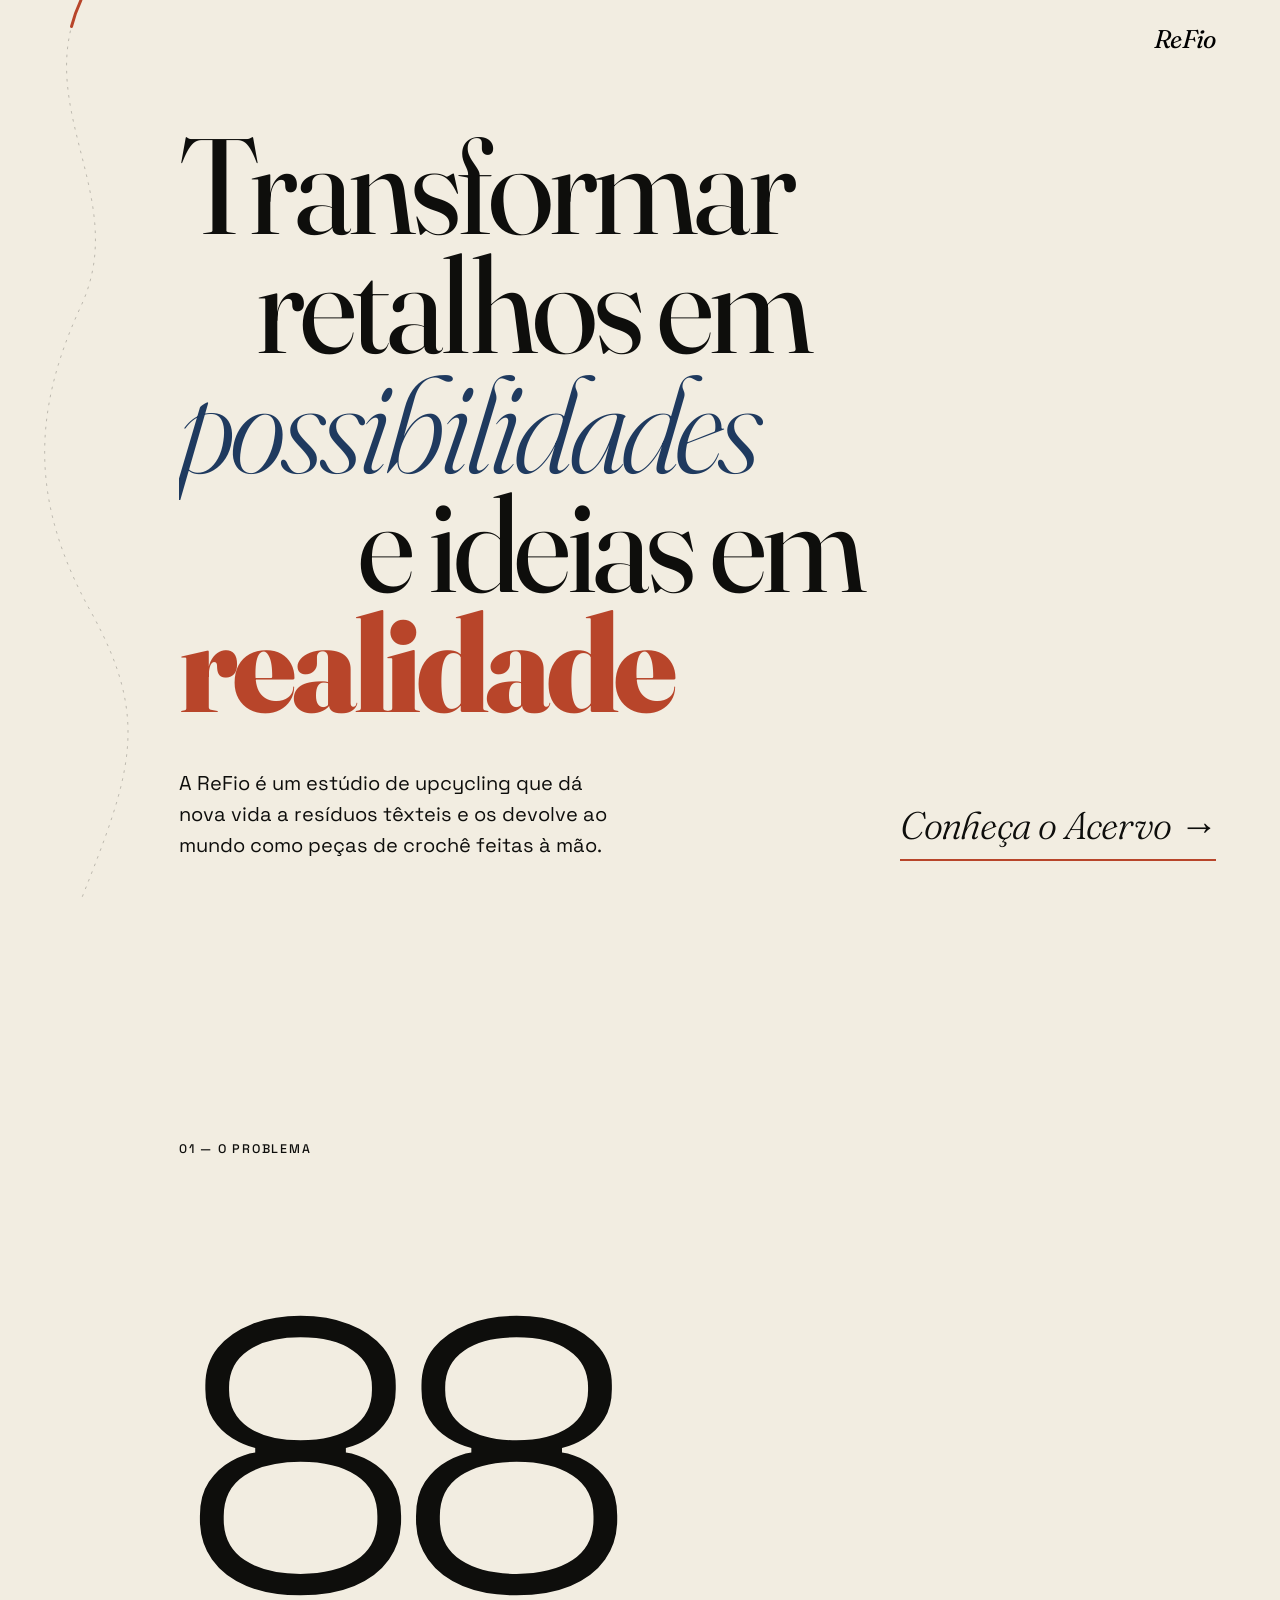
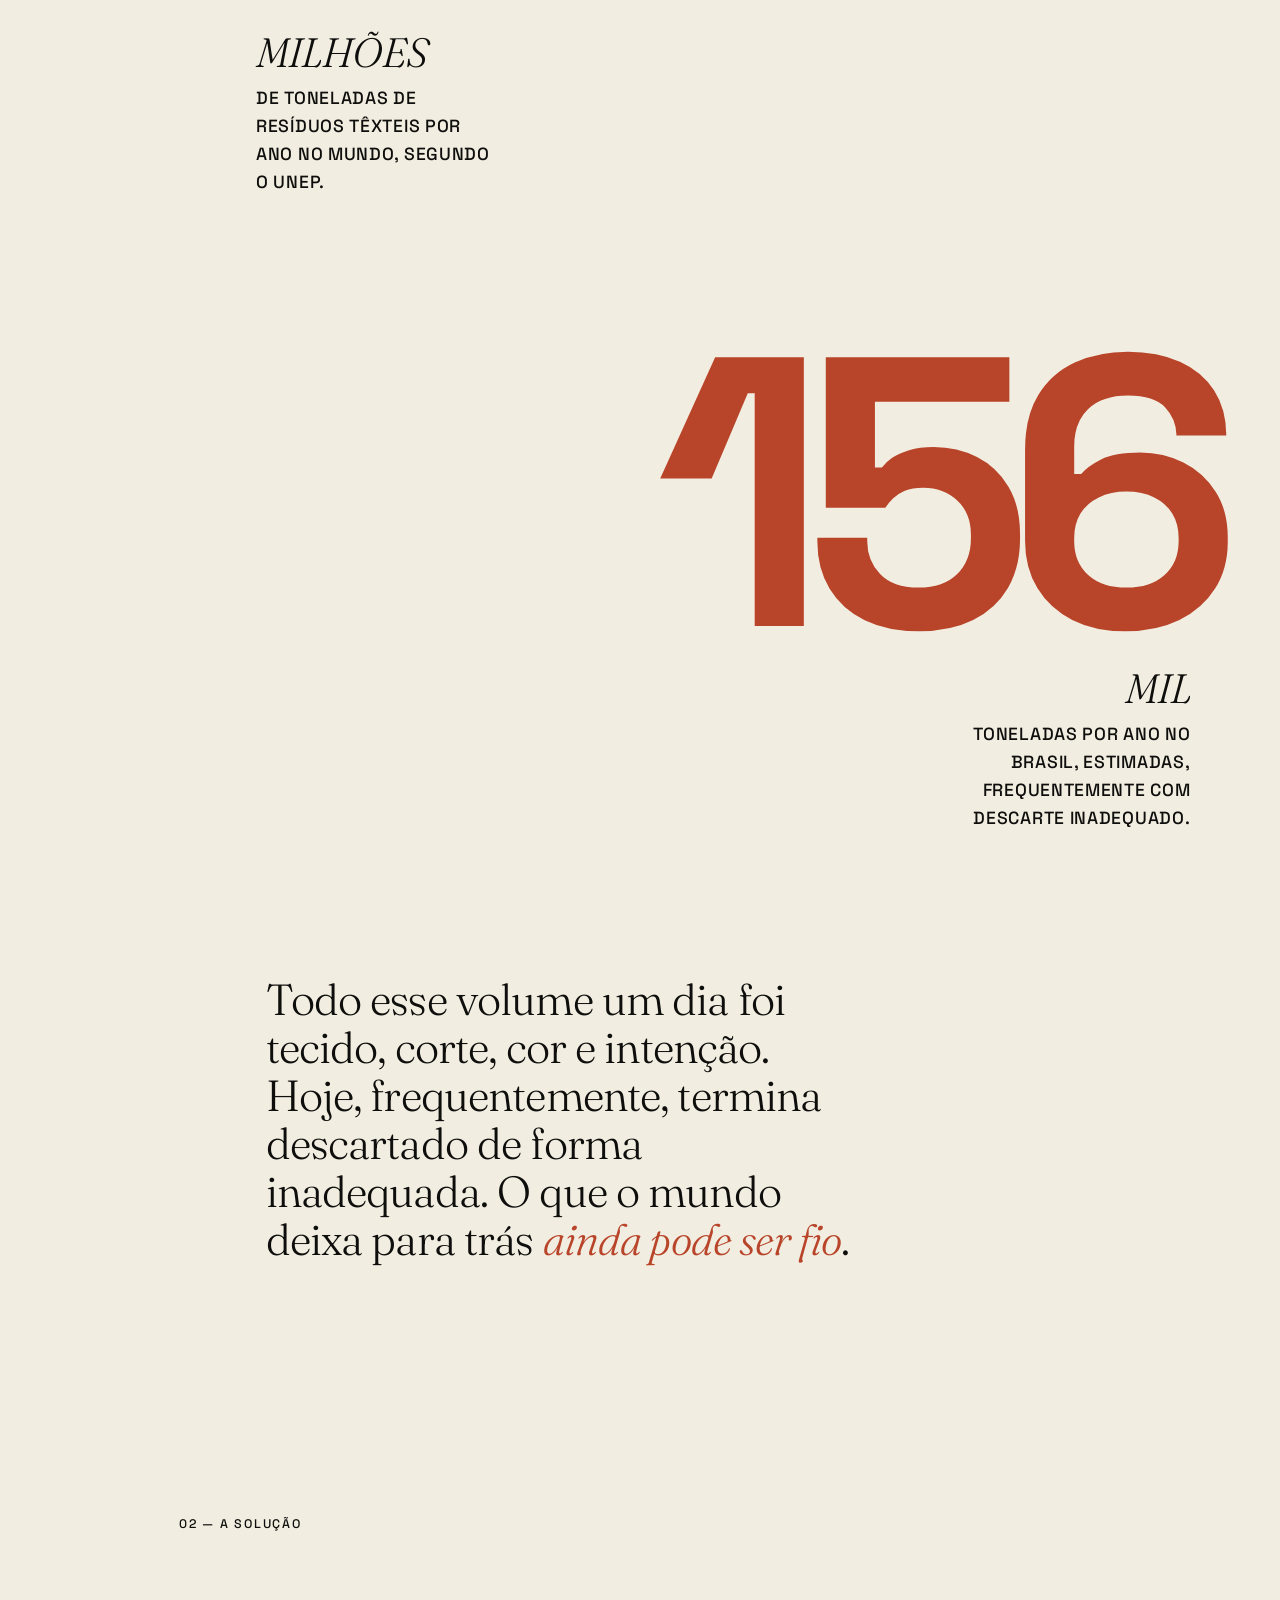
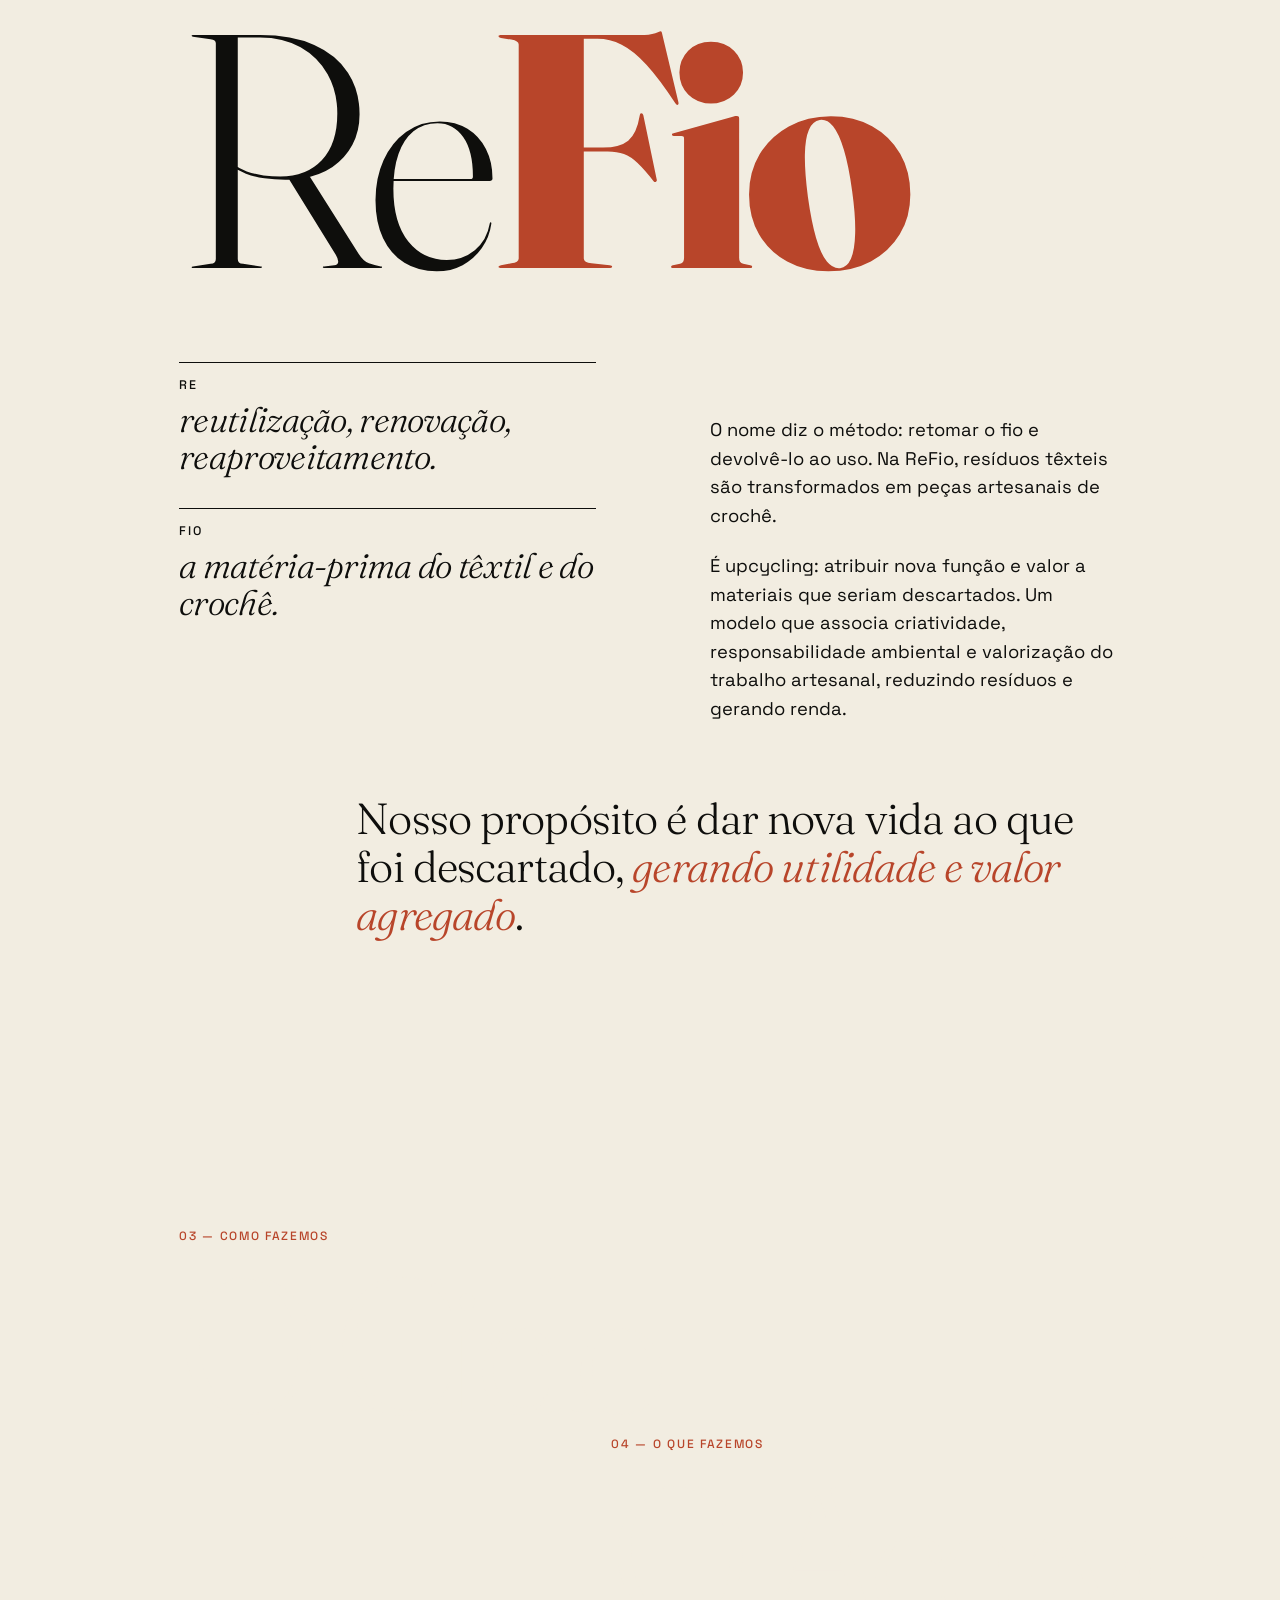
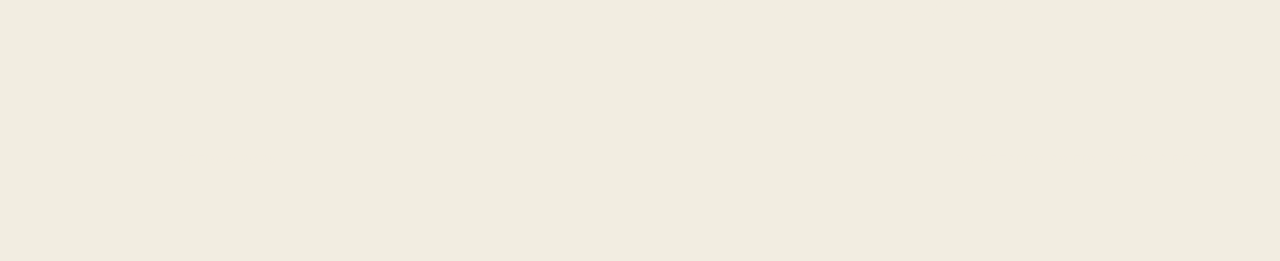
<file: index.html>
<!DOCTYPE html>
<html lang="pt-BR">
<head>
  <meta charset="utf-8">
  <meta name="viewport" content="width=device-width, initial-scale=1">
  <title>ReFio — Manifesto</title>
  <meta name="description" content="ReFio é um estúdio de upcycling que dá nova vida a resíduos têxteis e os devolve como peças artesanais de crochê.">
  <link rel="preconnect" href="https://fonts.googleapis.com">
  <link rel="preconnect" href="https://fonts.gstatic.com" crossorigin>
  <link href="https://fonts.googleapis.com/css2?family=Fraunces:ital,opsz,wght@0,9..144,300..900;1,9..144,300..900&family=Space+Grotesk:wght@300..700&display=swap" rel="stylesheet">
  <link rel="stylesheet" href="style.css">
  <script>document.documentElement.classList.add("js");</script>
</head>
<body class="escuro">

  <a class="marca" href="index.html" aria-label="ReFio — início">ReFio</a>

  <!-- O Fio Contínuo -->
  <svg class="fio" viewBox="0 0 110 1000" preserveAspectRatio="none" aria-hidden="true" focusable="false">
    <path class="fio__guia" d="M55 0 C5 120 105 220 55 340 S5 560 65 680 S105 860 55 1000"/>
    <path class="fio__linha" pathLength="1" d="M55 0 C5 120 105 220 55 340 S5 560 65 680 S105 860 55 1000"/>
  </svg>

  <main>
    <!-- BLOCO 1 · HERO -->
    <section class="hero" aria-labelledby="manifesto">
      <h1 id="manifesto" class="display hero__titulo rv">
        <span class="linha"><span>Transformar</span></span>
        <span class="linha"><span>retalhos em</span></span>
        <span class="linha"><span>possibilidades</span></span>
        <span class="linha"><span>e ideias em</span></span>
        <span class="linha"><span>realidade</span></span>
      </h1>
      <div class="hero__rodape fade">
        <p class="hero__sub">A ReFio é um estúdio de upcycling que dá nova vida a resíduos têxteis e os devolve ao mundo como peças de crochê feitas à mão.</p>
        <a class="cta" href="acervo.html">Conheça o Acervo <span aria-hidden="true">→</span></a>
      </div>
    </section>

    <!-- BLOCO 2 · O PROBLEMA -->
    <section class="problema" id="problema" data-fundo aria-labelledby="problema-titulo">
      <h2 id="problema-titulo" class="tech problema__rotulo fade">01 — O problema</h2>

      <p class="dado dado--a fade" data-contar>
        <span class="dado__num"><span data-alvo="92">92</span></span>
        <span class="dado__texto tech"><b>milhões</b> de toneladas de resíduos têxteis por ano no mundo, segundo o UNEP.</span>
      </p>

      <p class="dado dado--b fade" data-contar>
        <span class="dado__num"><span data-alvo="170">170</span></span>
        <span class="dado__texto tech"><b>mil</b> toneladas por ano no Brasil, estimadas, frequentemente com descarte inadequado.</span>
      </p>

      <p class="problema__fecho fade">
        Todo esse volume um dia foi tecido, corte, cor e intenção. Hoje, frequentemente, termina descartado de forma inadequada. O que o mundo deixa para trás <em>ainda pode ser fio</em>.
      </p>
    </section>

    <!-- BLOCO 2.5 · A SOLUÇÃO -->
    <section class="solucao" aria-labelledby="solucao-titulo">
      <h2 id="solucao-titulo" class="tech solucao__rotulo fade">02 — A solução</h2>

      <p class="display solucao__nome rv" aria-label="ReFio">
        <span class="linha"><span>Re<em>Fio</em></span></span>
      </p>

      <dl class="solucao__sig">
        <div class="fade">
          <dt class="tech">Re</dt>
          <dd><b>reutilização, renovação, reaproveitamento.</b></dd>
        </div>
        <div class="fade" style="--i:1">
          <dt class="tech">Fio</dt>
          <dd><b>a matéria-prima do têxtil e do crochê.</b></dd>
        </div>
      </dl>

      <div class="solucao__texto fade">
        <p class="corpo">O nome diz o método: retomar o fio e devolvê-lo ao uso. Na ReFio, resíduos têxteis são transformados em peças artesanais de crochê.</p>
        <p class="corpo">É upcycling: atribuir nova função e valor a materiais que seriam descartados. Um modelo que associa criatividade, responsabilidade ambiental e valorização do trabalho artesanal, reduzindo resíduos e gerando renda.</p>
      </div>

      <p class="solucao__pull fade">Nosso propósito é dar nova vida ao que foi descartado, <em>gerando utilidade e valor agregado</em>.</p>
    </section>

    <!-- BLOCO 3 · NAVEGAÇÃO -->
    <footer class="rodape-nav">
      <nav aria-label="Principal">
        <ul>
          <li><a class="link-gigante" href="processo.html"><small>03 — Como fazemos</small>O Ciclo</a></li>
          <li><a class="link-gigante" href="acervo.html"><small>04 — O que fazemos</small>O Acervo</a></li>
        </ul>
      </nav>
      <div class="rodape-nav__fim tech">
        <span>ReFio © 2026</span>
        <span>Do retalho ao fio. Do fio à peça.</span>
      </div>
    </footer>
  </main>

  <script src="script.js"></script>
</body>
</html>
</file>
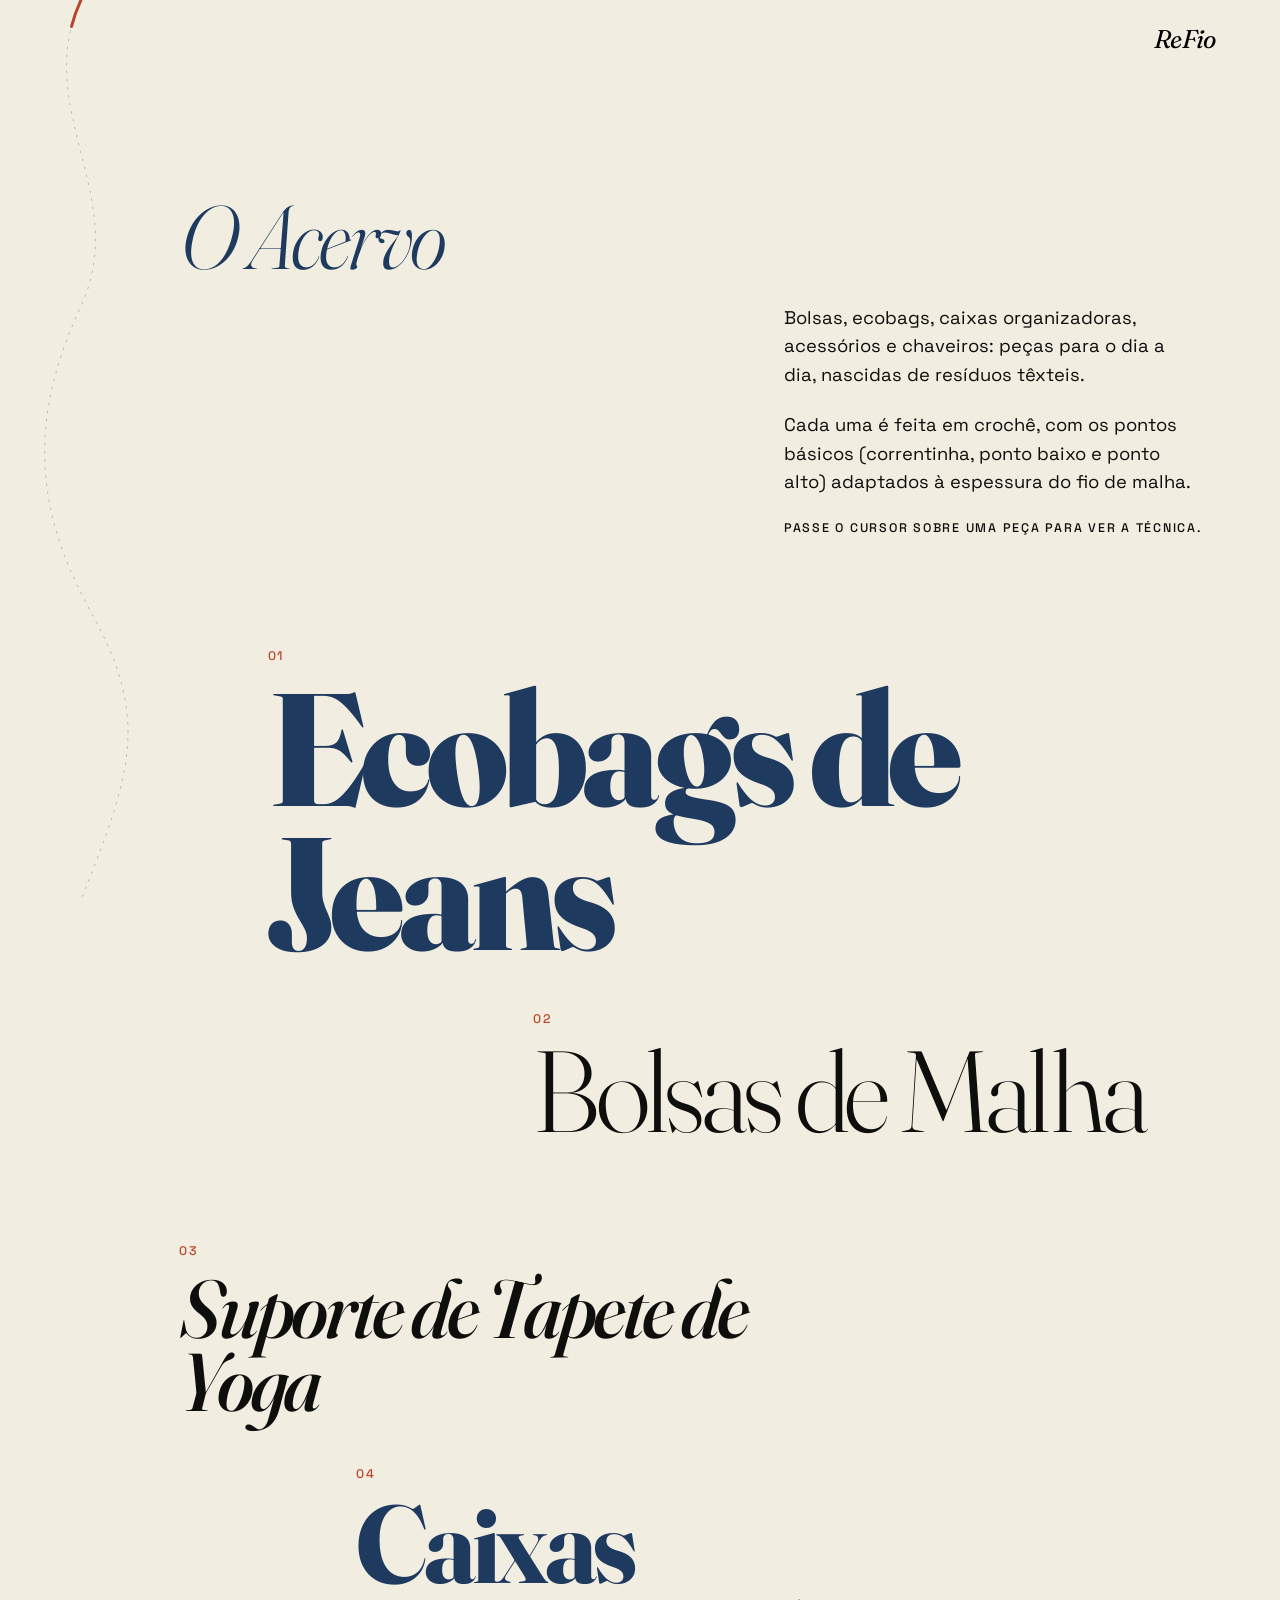
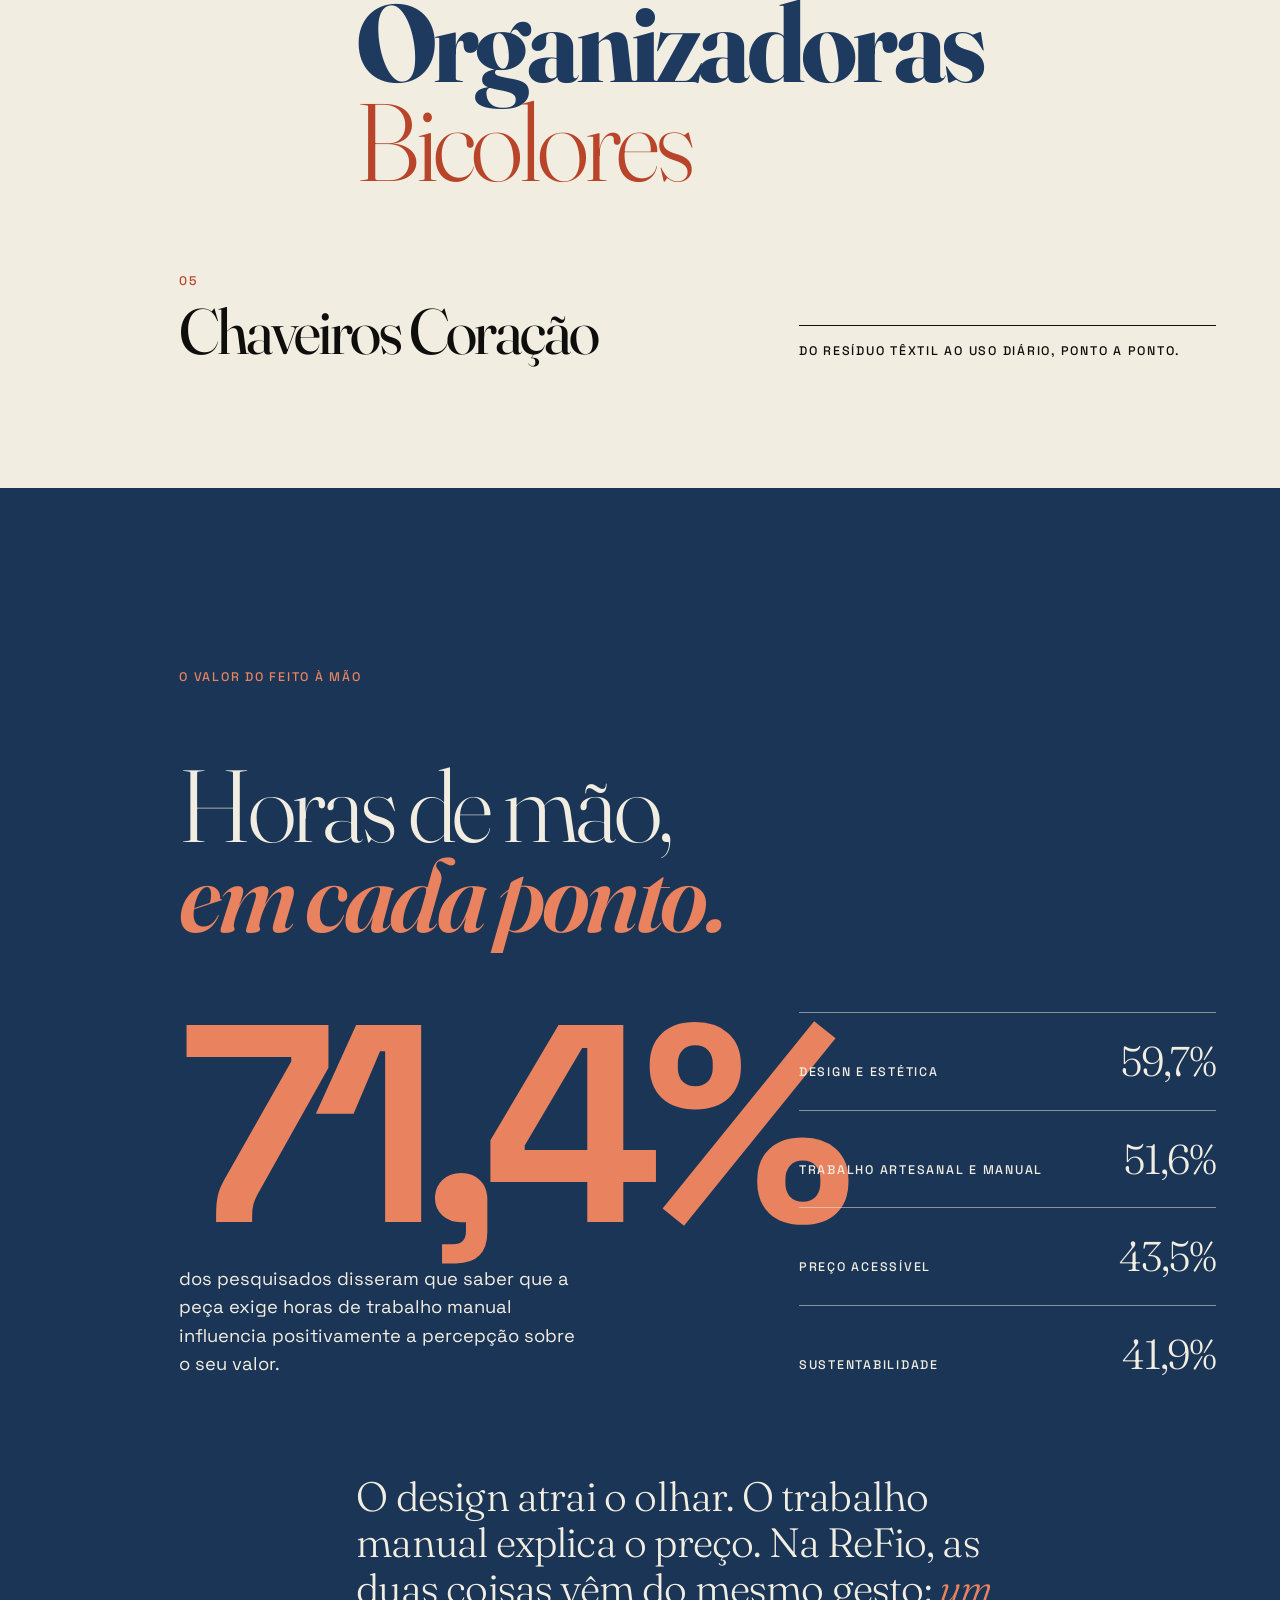
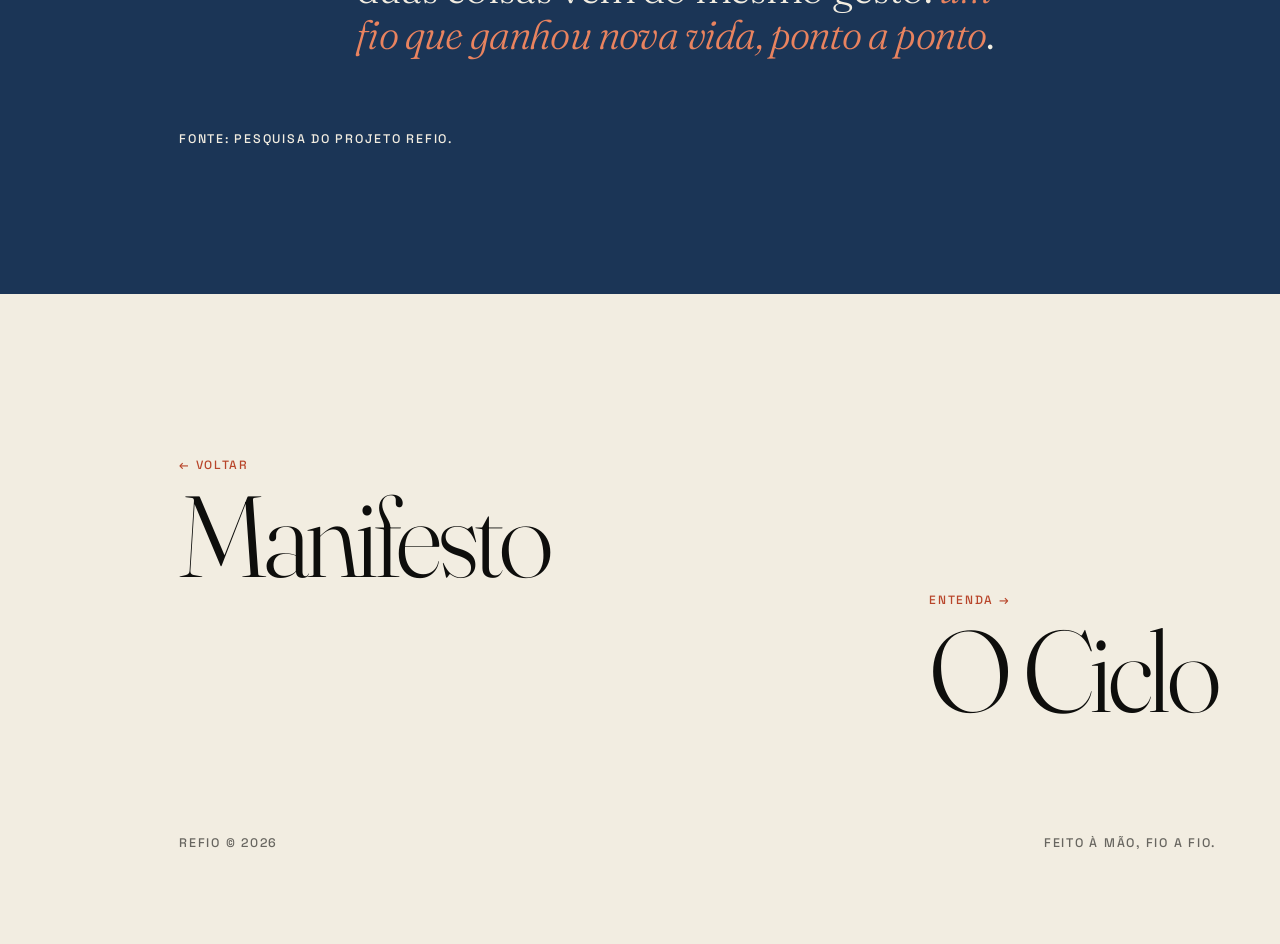
<file: acervo.html>
<!DOCTYPE html>
<html lang="pt-BR">
<head>
  <meta charset="utf-8">
  <meta name="viewport" content="width=device-width, initial-scale=1">
  <title>ReFio — O Acervo</title>
  <meta name="description" content="Bolsas, ecobags, caixas organizadoras, acessórios e chaveiros em crochê de fio de malha, feitos à mão a partir de resíduos têxteis.">
  <link rel="preconnect" href="https://fonts.googleapis.com">
  <link rel="preconnect" href="https://fonts.gstatic.com" crossorigin>
  <link href="https://fonts.googleapis.com/css2?family=Fraunces:ital,opsz,wght@0,9..144,300..900;1,9..144,300..900&family=Space+Grotesk:wght@300..700&display=swap" rel="stylesheet">
  <link rel="stylesheet" href="style.css">
  <script>document.documentElement.classList.add("js");</script>
</head>
<body class="acervo">

  <a class="marca" href="index.html" aria-label="ReFio — início">ReFio</a>

  <svg class="fio" viewBox="0 0 110 1000" preserveAspectRatio="none" aria-hidden="true" focusable="false">
    <path class="fio__guia" d="M55 0 C5 120 105 220 55 340 S5 560 65 680 S105 860 55 1000"/>
    <path class="fio__linha" pathLength="1" d="M55 0 C5 120 105 220 55 340 S5 560 65 680 S105 860 55 1000"/>
  </svg>

  <main>
    <header class="acervo-intro">
      <h1 class="display acervo-intro__titulo rv">
        <span class="linha"><span>O Acervo</span></span>
      </h1>
      <div class="acervo-intro__texto fade">
        <p class="corpo">Bolsas, ecobags, caixas organizadoras, acessórios e chaveiros: peças para o dia a dia, nascidas de resíduos têxteis.</p>
        <p class="corpo">Cada uma é feita em crochê, com os pontos básicos (correntinha, ponto baixo e ponto alto) adaptados à espessura do fio de malha.</p>
        <p class="tech" style="margin-top:1.4rem">Passe o cursor sobre uma peça para ver a técnica.</p>
      </div>
    </header>

    <ul class="galeria" aria-label="Peças do acervo">
      <li class="peca peca--1 fade">
        <span class="peca__n tech">01</span>
        <h2 class="peca__nome" tabindex="0" data-tecnica="Técnica: Fio de Malha (Trapilho). Pontos: Correntinha, Baixo, Alto.">Ecobags de Jeans</h2>
      </li>

      <li class="peca peca--2 fade">
        <span class="peca__n tech">02</span>
        <h2 class="peca__nome" tabindex="0" data-tecnica="Técnica: Fio de Malha (Trapilho). Pontos: Correntinha, Baixo, Alto.">Bolsas de Malha</h2>
      </li>

      <li class="peca peca--3 fade">
        <span class="peca__n tech">03</span>
        <h2 class="peca__nome" tabindex="0" data-tecnica="Técnica: Fio de Malha (Trapilho). Pontos: Correntinha, Baixo, Alto.">Suporte de Tapete de Yoga</h2>
      </li>

      <li class="peca peca--4 fade">
        <span class="peca__n tech">04</span>
        <h2 class="peca__nome" tabindex="0" data-tecnica="Técnica: Fio de Malha (Trapilho). Pontos: Correntinha, Baixo, Alto."><span>Caixas Organizadoras</span> <span>Bicolores</span></h2>
      </li>

      <li class="peca peca--5 fade">
        <span class="peca__n tech">05</span>
        <h2 class="peca__nome" tabindex="0" data-tecnica="Técnica: Fio de Malha (Trapilho). Pontos: Correntinha, Baixo, Alto.">Chaveiros Coração</h2>
      </li>

      <li class="acervo-nota tech fade">Do resíduo têxtil ao uso diário, ponto a ponto.</li>
    </ul>

    <!-- O VALOR DO FEITO À MÃO -->
    <section class="valor" aria-labelledby="valor-titulo">
      <h2 id="valor-titulo" class="tech valor__rotulo fade">O valor do feito à mão</h2>

      <p class="display valor__titulo rv" aria-hidden="true">
        <span class="linha"><span>Horas de mão,</span></span>
        <span class="linha"><span><em>em cada ponto.</em></span></span>
      </p>

      <div class="valor__destaque fade" data-contar>
        <span class="valor__num"><span data-alvo="84">84</span>,4%</span>
        <p class="corpo">dos pesquisados disseram que saber que a peça exige horas de trabalho manual influencia positivamente a percepção sobre o seu valor.</p>
      </div>

      <ul class="valor__fatores" aria-label="O que motiva a compra, segundo a pesquisa">
        <li class="fade"><span class="tech">Design e estética</span><b>59,7%</b></li>
        <li class="fade" style="--i:1"><span class="tech">Trabalho artesanal e manual</span><b>51,6%</b></li>
        <li class="fade" style="--i:2"><span class="tech">Preço acessível</span><b>43,5%</b></li>
        <li class="fade" style="--i:3"><span class="tech">Sustentabilidade</span><b>41,9%</b></li>
      </ul>

      <p class="valor__texto fade">O design atrai o olhar. O trabalho manual explica o preço. Na ReFio, as duas coisas vêm do mesmo gesto: <em>um fio que ganhou nova vida, ponto a ponto</em>.</p>

      <p class="valor__fonte tech fade">Fonte: pesquisa do projeto ReFio.</p>
    </section>

    <footer class="rodape-nav">
      <nav aria-label="Outras páginas">
        <ul>
          <li><a class="link-gigante" href="index.html"><small>← Voltar</small>Manifesto</a></li>
          <li><a class="link-gigante" href="processo.html"><small>Entenda →</small>O Ciclo</a></li>
        </ul>
      </nav>
      <div class="rodape-nav__fim tech">
        <span>ReFio © 2026</span>
        <span>Feito à mão, fio a fio.</span>
      </div>
    </footer>
  </main>

  <div class="tip" id="tip" role="tooltip" aria-hidden="true">
    <b>Feito à mão</b>
    <span></span>
  </div>

  <script src="script.js"></script>
</body>
</html>
</file>
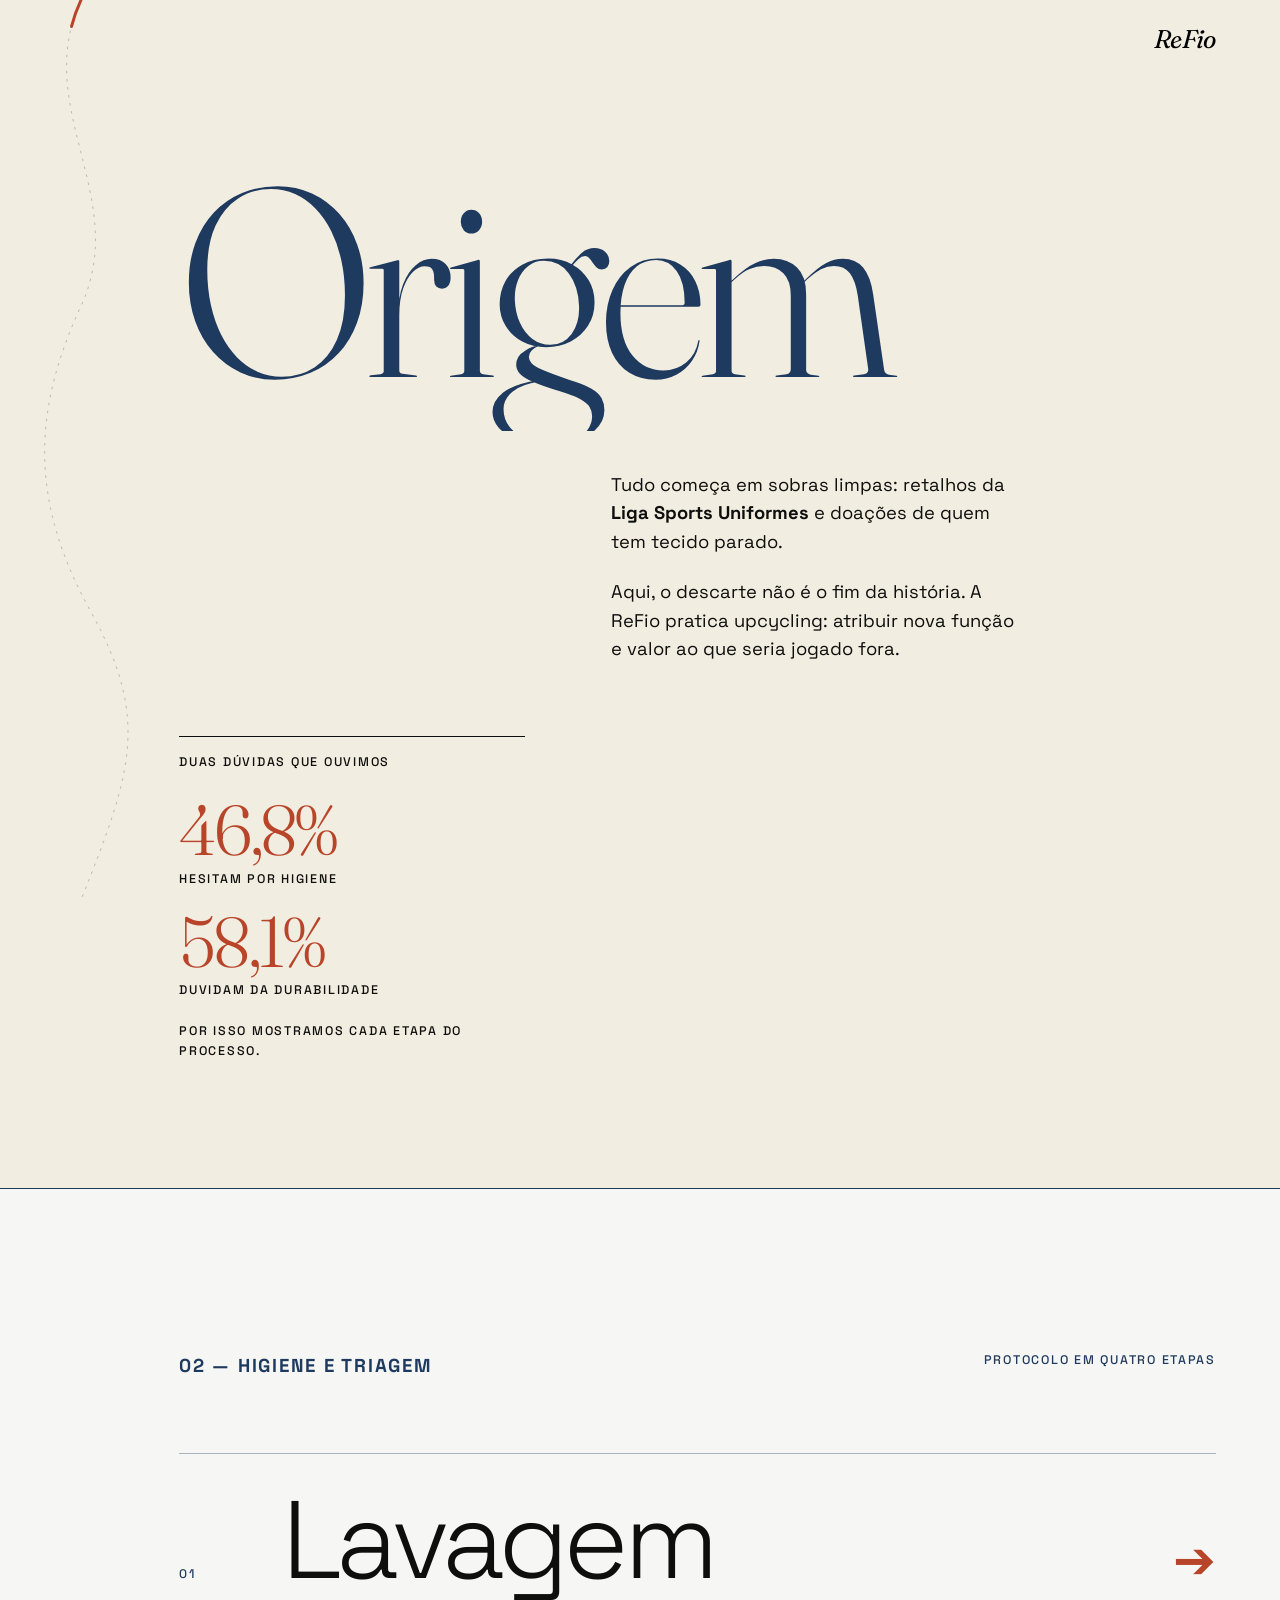
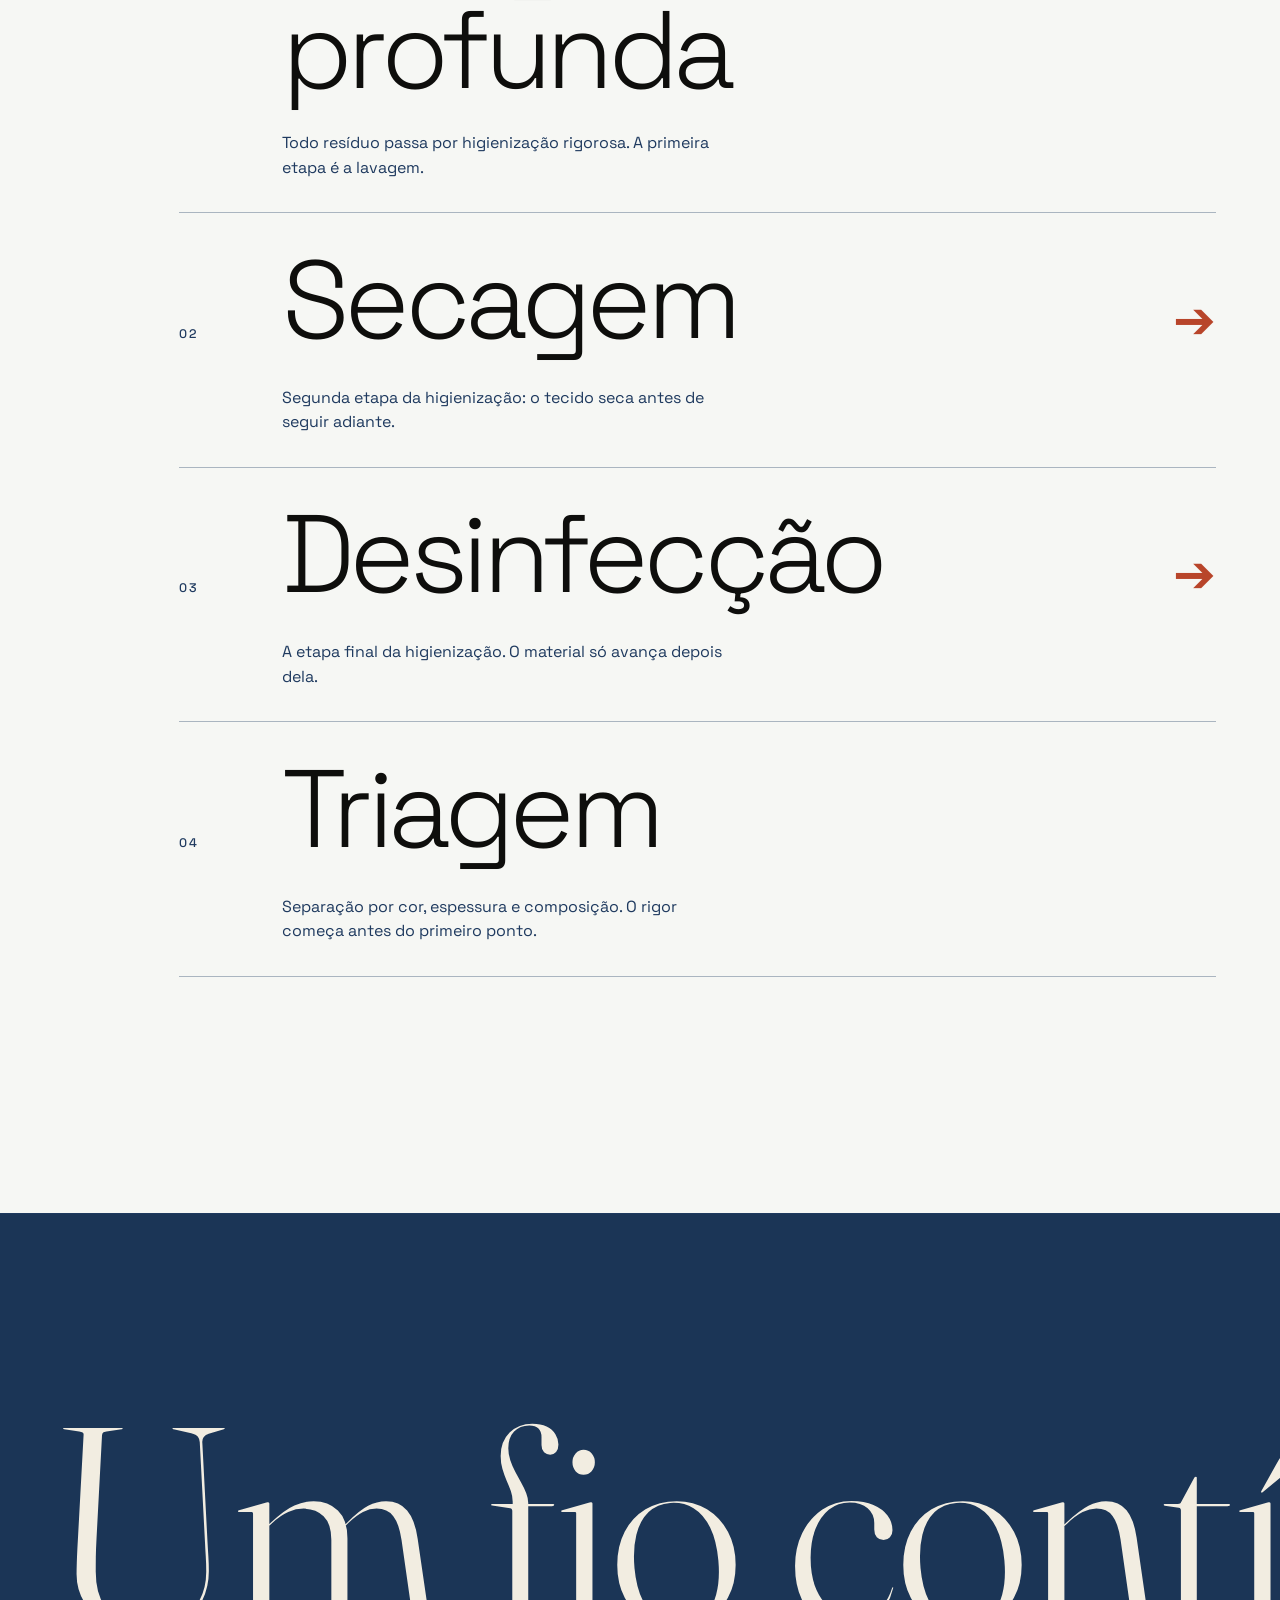
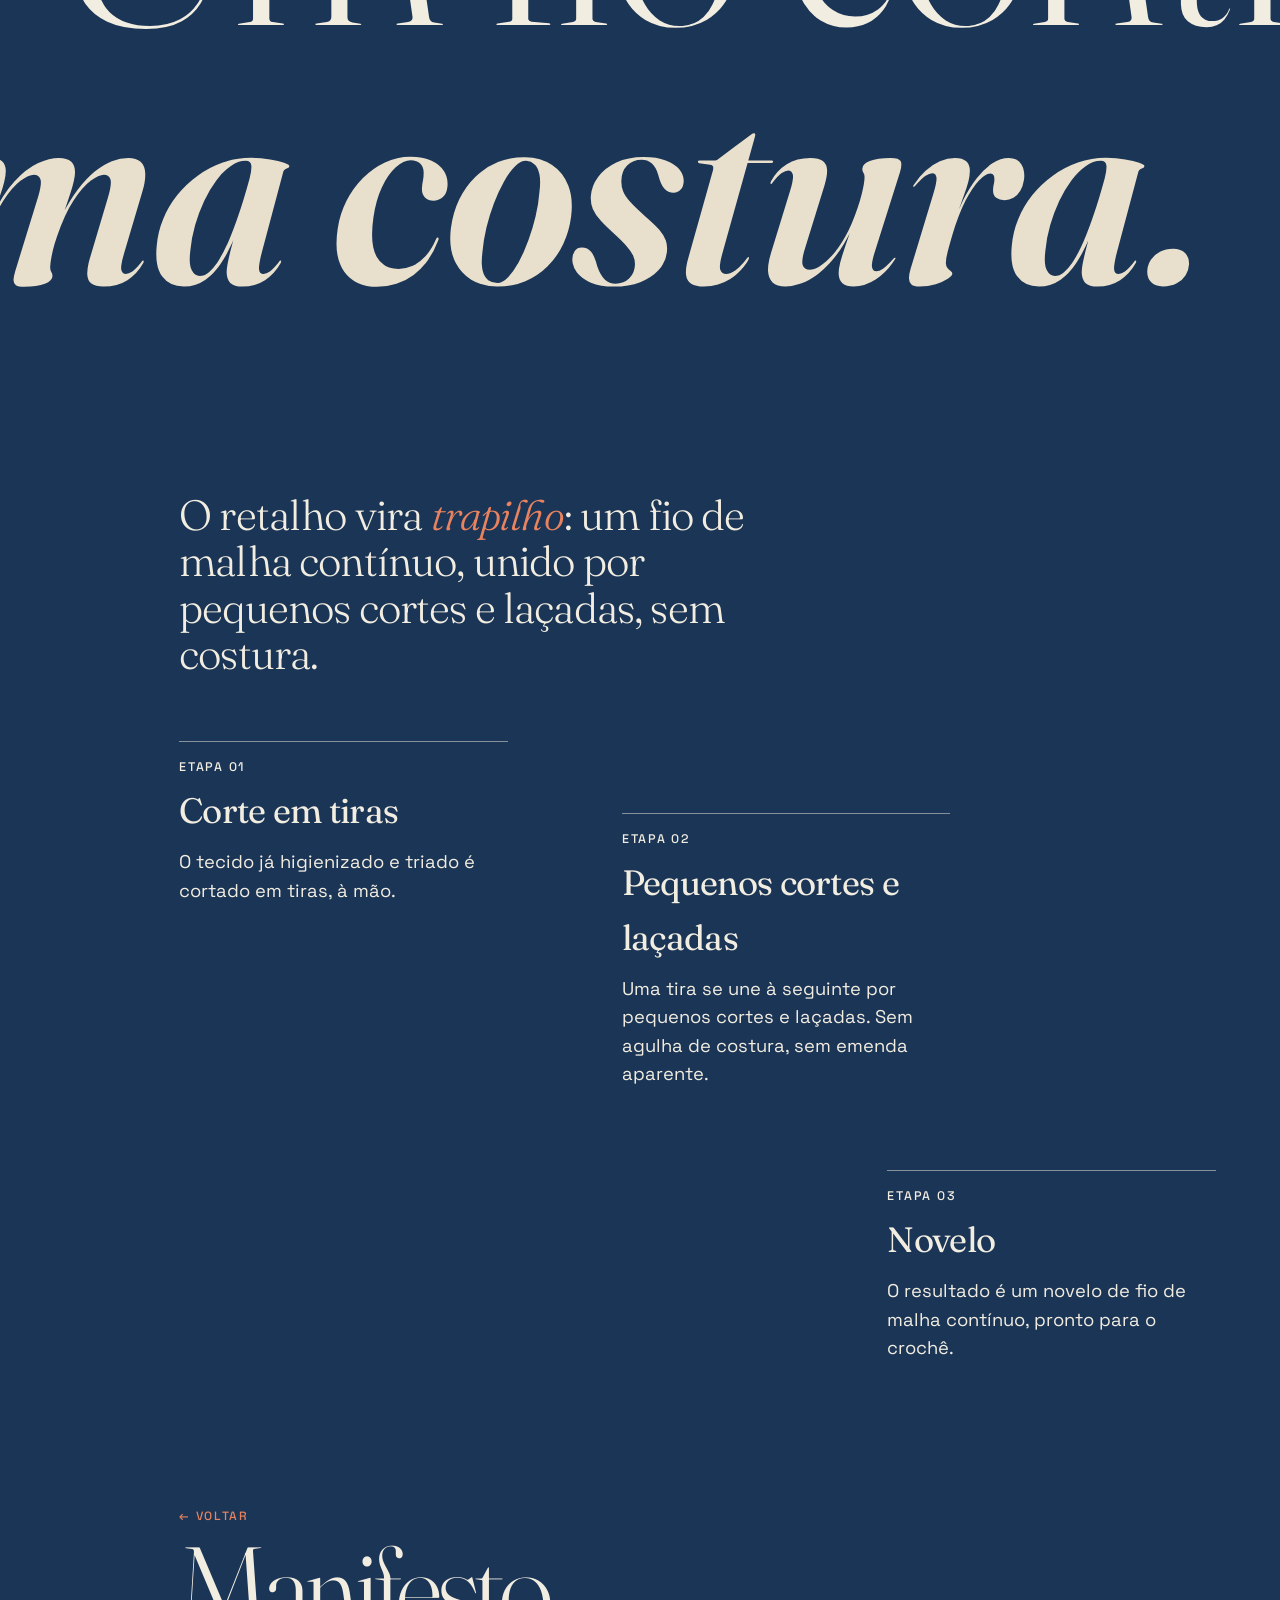
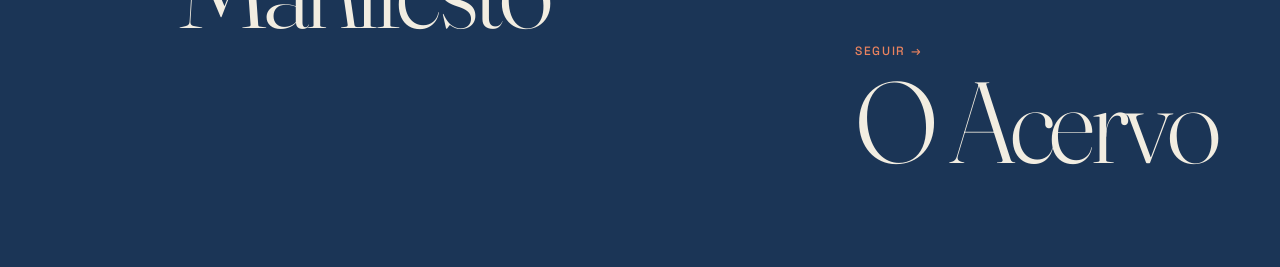
<file: processo.html>
<!DOCTYPE html>
<html lang="pt-BR">
<head>
  <meta charset="utf-8">
  <meta name="viewport" content="width=device-width, initial-scale=1">
  <title>ReFio — O Ciclo</title>
  <meta name="description" content="Da coleta à triagem, da higienização ao trapilho: o processo da ReFio, sem costura e sem segredos.">
  <link rel="preconnect" href="https://fonts.googleapis.com">
  <link rel="preconnect" href="https://fonts.gstatic.com" crossorigin>
  <link href="https://fonts.googleapis.com/css2?family=Fraunces:ital,opsz,wght@0,9..144,300..900;1,9..144,300..900&family=Space+Grotesk:wght@300..700&display=swap" rel="stylesheet">
  <link rel="stylesheet" href="style.css">
  <script>document.documentElement.classList.add("js");</script>
</head>
<body>

  <a class="marca" href="index.html" aria-label="ReFio — início">ReFio</a>

  <svg class="fio" viewBox="0 0 110 1000" preserveAspectRatio="none" aria-hidden="true" focusable="false">
    <path class="fio__guia" d="M55 0 C5 120 105 220 55 340 S5 560 65 680 S105 860 55 1000"/>
    <path class="fio__linha" pathLength="1" d="M55 0 C5 120 105 220 55 340 S5 560 65 680 S105 860 55 1000"/>
  </svg>

  <main>
    <!-- BLOCO 1 · ORIGEM -->
    <section class="origem" aria-labelledby="origem-titulo">
      <h1 id="origem-titulo" class="display origem__titulo rv">
        <span class="linha"><span>Origem</span></span>
      </h1>

      <div class="origem__texto fade">
        <p class="corpo">Tudo começa em sobras limpas: retalhos da <strong>Liga Sports Uniformes</strong> e doações de quem tem tecido parado.</p>
        <p class="corpo">Aqui, o descarte não é o fim da história. A ReFio pratica upcycling: atribuir nova função e valor ao que seria jogado fora.</p>
      </div>

      <aside class="origem__nota fade" style="--i:1" aria-label="Dúvidas do público">
        <p class="tech">Duas dúvidas que ouvimos</p>
        <div class="objecoes">
          <p><b>46,8%</b><span class="tech">hesitam por higiene</span></p>
          <p><b>58,1%</b><span class="tech">duvidam da durabilidade</span></p>
        </div>
        <p class="tech" style="margin-top:1.2rem">Por isso mostramos cada etapa do processo.</p>
      </aside>
    </section>

    <!-- BLOCO 2 · HIGIENE E TRIAGEM -->
    <section class="limpeza" aria-labelledby="limpeza-titulo">
      <div class="limpeza__cab tech">
        <h2 id="limpeza-titulo">02 — Higiene e triagem</h2>
        <span>Protocolo em quatro etapas</span>
      </div>

      <ol class="passos">
        <li class="passo fade" style="--i:0">
          <span class="passo__n tech">01</span>
          <span class="passo__nome">Lavagem profunda</span>
          <span class="passo__seta" aria-hidden="true">➔</span>
          <p class="passo__desc">Todo resíduo passa por higienização rigorosa. A primeira etapa é a lavagem.</p>
        </li>
        <li class="passo fade" style="--i:1">
          <span class="passo__n tech">02</span>
          <span class="passo__nome">Secagem</span>
          <span class="passo__seta" aria-hidden="true">➔</span>
          <p class="passo__desc">Segunda etapa da higienização: o tecido seca antes de seguir adiante.</p>
        </li>
        <li class="passo fade" style="--i:2">
          <span class="passo__n tech">03</span>
          <span class="passo__nome">Desinfecção</span>
          <span class="passo__seta" aria-hidden="true">➔</span>
          <p class="passo__desc">A etapa final da higienização. O material só avança depois dela.</p>
        </li>
        <li class="passo fade" style="--i:3">
          <span class="passo__n tech">04</span>
          <span class="passo__nome">Triagem</span>
          <span class="passo__seta" aria-hidden="true">➔</span>
          <p class="passo__desc">Separação por cor, espessura e composição. O rigor começa antes do primeiro ponto.</p>
        </li>
      </ol>

      <p class="limpeza__rodape tech fade" style="--i:4">Higiene primeiro. Depois, o fio.</p>
    </section>

    <!-- BLOCO 3 · ENGENHARIA -->
    <section class="engenharia" aria-labelledby="eng-titulo">
      <h2 id="eng-titulo" class="display engenharia__faixa" style="margin:0">
        <span class="atravessa" data-atravessa="1">Um fio contínuo.</span>
        <span class="atravessa atravessa--2" data-atravessa="-1">Nenhuma costura.</span>
      </h2>

      <div class="engenharia__corpo">
        <p class="engenharia__intro fade">O retalho vira <em>trapilho</em>: um fio de malha contínuo, unido por pequenos cortes e laçadas, sem costura.</p>

        <article class="etapa etapa--1 fade">
          <p class="tech">Etapa 01</p>
          <h3>Corte em tiras</h3>
          <p class="corpo">O tecido já higienizado e triado é cortado em tiras, à mão.</p>
        </article>

        <article class="etapa etapa--2 fade" style="--i:1">
          <p class="tech">Etapa 02</p>
          <h3>Pequenos cortes e laçadas</h3>
          <p class="corpo">Uma tira se une à seguinte por pequenos cortes e laçadas. Sem agulha de costura, sem emenda aparente.</p>
        </article>

        <article class="etapa etapa--3 fade" style="--i:2">
          <p class="tech">Etapa 03</p>
          <h3>Novelo</h3>
          <p class="corpo">O resultado é um novelo de fio de malha contínuo, pronto para o crochê.</p>
        </article>
      </div>

      <footer class="rodape-nav">
        <nav aria-label="Outras páginas">
          <ul>
            <li><a class="link-gigante" href="index.html"><small>← Voltar</small>Manifesto</a></li>
            <li><a class="link-gigante" href="acervo.html"><small>Seguir →</small>O Acervo</a></li>
          </ul>
        </nav>
      </footer>
    </section>
  </main>

  <script src="script.js"></script>
</body>
</html>
</file>
<file: style.css>
/* =========================================================
   ReFio — Estúdio de upcycling têxtil
   Folha de estilo centralizada · layout editorial
   Índice:
   01. Tokens (Custom Properties)
   02. Reset e base
   03. Tipografia
   04. O Fio Contínuo (linha guia)
   05. Utilitários de revelação (scroll)
   06. Marca e rodapés de navegação
   07. Página 1 · Manifesto
   08. Página 2 · O Ciclo
   09. Página 3 · O Acervo
   10. Responsivo e movimento reduzido
   ========================================================= */

/* 01. TOKENS ------------------------------------------------ */
:root {
  --algodao: #f2ede1;
  --algodao-cru: #e8e0cc;
  --clinico: #f6f7f4;
  --preto: #0e0e0c;
  --denim: #1f3a5f;
  --denim-fundo: #1b3556;
  --terra: #b8452a;

  --bg: var(--algodao);
  --fg: var(--preto);

  --serif: "Fraunces", "Times New Roman", serif;
  --sans: "Space Grotesk", "Helvetica Neue", Arial, sans-serif;

  --gutter: 14vw;          /* espaço reservado ao fio */
  --margem: 5vw;
  --ease: cubic-bezier(0.2, 0.7, 0.1, 1);
}

/* 02. RESET E BASE ----------------------------------------- */
*, *::before, *::after { box-sizing: border-box; margin: 0; padding: 0; }

html { scroll-behavior: smooth; -webkit-text-size-adjust: 100%; }

body {
  background: var(--bg);
  color: var(--fg);
  font-family: var(--sans);
  font-size: clamp(1rem, 0.9rem + 0.35vw, 1.2rem);
  line-height: 1.55;
  overflow-x: hidden;
  -webkit-font-smoothing: antialiased;
}

a { color: inherit; text-decoration: none; }
ul { list-style: none; }

::selection { background: var(--terra); color: var(--algodao); }

:focus-visible { outline: 2px solid var(--terra); outline-offset: 4px; }

/* 03. TIPOGRAFIA ------------------------------------------- */
.display {
  font-family: var(--serif);
  font-weight: 400;
  font-variation-settings: "opsz" 144;
  line-height: 0.88;
  letter-spacing: -0.035em;
}

.tech {
  font-family: var(--sans);
  font-size: 0.78rem;
  font-weight: 500;
  letter-spacing: 0.14em;
  text-transform: uppercase;
  line-height: 1.6;
}

.corpo {
  font-family: var(--sans);
  max-width: 34ch;
  font-size: clamp(1rem, 0.95rem + 0.3vw, 1.15rem);
}

.corpo + .corpo { margin-top: 1.2em; }

.terra { color: var(--terra); }
.denim { color: var(--denim); }

/* 04. O FIO CONTÍNUO --------------------------------------- */
.fio {
  position: fixed;
  top: 0;
  left: 2vw;
  width: 110px;
  height: 100vh;
  z-index: 50;
  pointer-events: none;
  overflow: visible;
}

.fio path { fill: none; stroke-linecap: round; }

.fio__guia {
  stroke: currentColor;
  stroke-width: 1;
  stroke-dasharray: 2 7;
  opacity: 0.25;
}

.fio__linha {
  stroke: var(--terra);
  stroke-width: 3;
  stroke-dasharray: 1;
  stroke-dashoffset: 1;
}

/* 05. REVELAÇÃO (SCROLL) ----------------------------------- */
.linha {
  display: block;
  overflow: hidden;
  padding-bottom: 0.12em;
  margin-bottom: -0.12em;
}

.linha > span { display: inline-block; }

.js .linha > span {
  transform: translateY(108%);
  transition: transform 1.15s var(--ease);
}

.js .rv.in .linha > span { transform: none; }

.js .rv.in .linha:nth-child(2) > span { transition-delay: 0.1s; }
.js .rv.in .linha:nth-child(3) > span { transition-delay: 0.2s; }
.js .rv.in .linha:nth-child(4) > span { transition-delay: 0.3s; }
.js .rv.in .linha:nth-child(5) > span { transition-delay: 0.4s; }

.js .fade {
  opacity: 0;
  transform: translateY(26px);
  transition: opacity 1s var(--ease), transform 1s var(--ease);
  transition-delay: calc(var(--i, 0) * 0.3s);
}

.js .fade.in { opacity: 1; transform: none; }

/* 06. MARCA E RODAPÉS DE NAVEGAÇÃO ------------------------- */
.marca {
  position: fixed;
  top: 2.2vh;
  right: var(--margem);
  z-index: 60;
  font-family: var(--serif);
  font-style: italic;
  font-size: 1.6rem;
  letter-spacing: -0.02em;
  mix-blend-mode: difference;
  color: #f2ede1;
}

.rodape-nav {
  position: relative;
  padding: 18vh var(--margem) 10vh var(--gutter);
}

.rodape-nav ul { display: flex; flex-direction: column; }

.rodape-nav li:nth-child(2) { align-self: flex-end; }

.link-gigante {
  display: inline-block;
  font-family: var(--serif);
  font-weight: 300;
  font-size: 15vw;
  line-height: 0.95;
  letter-spacing: -0.04em;
  transform-origin: left center;
  transition: transform 0.7s var(--ease), color 0.4s, font-variation-settings 0.7s;
  font-variation-settings: "opsz" 144;
}

.link-gigante small {
  display: block;
  margin-bottom: 0.4rem;
  font-family: var(--sans);
  font-size: 0.75rem;
  font-weight: 500;
  letter-spacing: 0.14em;
  text-transform: uppercase;
  line-height: 1.6;
  color: var(--terra);
}

.link-gigante:hover,
.link-gigante:focus-visible {
  font-style: italic;
  font-weight: 600;
  transform: scale(1.06, 0.94) skewX(-4deg);
  color: var(--terra);
}

.rodape-nav__fim {
  margin-top: 12vh;
  display: flex;
  justify-content: space-between;
  gap: 2rem;
  flex-wrap: wrap;
  opacity: 0.6;
}

/* 07. PÁGINA 1 · MANIFESTO --------------------------------- */
.hero {
  min-height: 100vh;
  min-height: 100svh;
  display: flex;
  flex-direction: column;
  justify-content: flex-end;
  padding: 14vh var(--margem) 7vh var(--gutter);
}

.hero__titulo {
  font-size: 10.6vw;
  font-weight: 400;
}

.hero__titulo .linha:nth-child(2) { padding-left: 6vw; }
.hero__titulo .linha:nth-child(3) { font-style: italic; font-weight: 300; color: var(--denim); }
.hero__titulo .linha:nth-child(4) { padding-left: 14vw; }
.hero__titulo .linha:nth-child(5) { font-weight: 800; color: var(--terra); }

.hero__rodape {
  margin-top: 5vh;
  display: flex;
  justify-content: space-between;
  align-items: flex-end;
  gap: 2rem;
}

.problema {
  position: relative;
  min-height: 150vh;
  padding: 24vh var(--margem) 20vh var(--gutter);
  display: grid;
  grid-template-columns: repeat(12, 1fr);
  align-content: start;
  row-gap: 16vh;
}

.problema__rotulo { grid-column: 1 / 8; }

.dado { position: relative; }

.dado--a { grid-column: 1 / 11; }
.dado--b { grid-column: 4 / 13; text-align: right; }

.dado__num {
  display: block;
  font-family: var(--sans);
  font-weight: 300;
  font-size: 30vw;
  line-height: 0.8;
  letter-spacing: -0.07em;
}

.dado--b .dado__num { color: var(--terra); font-weight: 700; }

.dado__texto {
  display: block;
  margin-top: 2.2vh;
  margin-left: 6vw;
  max-width: 22ch;
  font-size: 1.1rem;
  letter-spacing: 0.04em;
}

.dado--b .dado__texto { margin-left: auto; margin-right: 2vw; }

.dado__texto b {
  display: block;
  font-family: var(--serif);
  font-style: italic;
  font-weight: 300;
  font-size: 3.2vw;
  line-height: 1.05;
  letter-spacing: -0.02em;
  margin-bottom: 0.6rem;
}

.problema__fecho {
  grid-column: 2 / 9;
  font-family: var(--serif);
  font-size: 3.4vw;
  font-weight: 300;
  line-height: 1.1;
  letter-spacing: -0.02em;
}

.problema__fecho em { color: var(--terra); }

/* Rodapé da página 1 permanece escuro */
.escuro .rodape-nav { color: var(--algodao); }

/* 08. PÁGINA 2 · O CICLO ----------------------------------- */
.origem {
  min-height: 100vh;
  padding: 18vh var(--margem) 14vh var(--gutter);
  display: grid;
  grid-template-columns: repeat(12, 1fr);
  align-content: center;
  row-gap: 8vh;
}

.origem__titulo {
  grid-column: 1 / 13;
  font-size: 21vw;
  font-weight: 300;
  color: var(--denim);
}

.origem__titulo .linha > span { padding-right: 0.1em; }

.origem__texto { grid-column: 6 / 11; }

.origem__nota {
  grid-column: 1 / 5;
  grid-row: 3;
  align-self: start;
  border-top: 1px solid var(--fg);
  padding-top: 1rem;
}

.objecoes {
  margin-top: 1.6rem;
  display: grid;
  gap: 1.2rem;
}

.objecoes b {
  display: block;
  font-family: var(--serif);
  font-size: 4.4rem;
  font-weight: 300;
  line-height: 0.9;
  letter-spacing: -0.04em;
  color: var(--terra);
}

.limpeza {
  background: var(--clinico);
  padding: 18vh var(--margem) 18vh var(--gutter);
  border-top: 1px solid var(--denim);
  border-bottom: 1px solid var(--denim);
  --fg: var(--preto);
}

.limpeza__cab {
  display: flex;
  justify-content: space-between;
  gap: 2rem;
  margin-bottom: 8vh;
  color: var(--denim);
}

.passos { counter-reset: passo; }

.passo {
  display: grid;
  grid-template-columns: 6vw 1fr auto;
  align-items: baseline;
  gap: 2vw;
  padding: 3.5vh 0;
  border-top: 1px solid rgba(31, 58, 95, 0.35);
}

.passo:last-child { border-bottom: 1px solid rgba(31, 58, 95, 0.35); }

.passo__n { color: var(--denim); }

.passo__nome {
  font-family: var(--sans);
  font-weight: 300;
  font-size: 8.6vw;
  line-height: 1;
  letter-spacing: -0.05em;
}

.passo__seta {
  font-size: 4vw;
  color: var(--terra);
  font-family: system-ui, sans-serif;
}

.passo:last-child .passo__seta { visibility: hidden; }

.limpeza__rodape { margin-top: 6vh; max-width: 46ch; color: var(--denim); }

.engenharia {
  background: var(--denim-fundo);
  color: var(--algodao);
  --fg: var(--algodao);
  padding: 20vh 0 0;
  overflow: hidden;
}

.engenharia__faixa { overflow: hidden; padding: 0 0 6vh; }

.atravessa {
  display: block;
  width: max-content;
  white-space: nowrap;
  font-size: 22vw;
  font-weight: 300;
  line-height: 0.92;
  will-change: transform;
}

.atravessa--2 {
  font-style: italic;
  font-weight: 600;
  color: var(--algodao-cru);
}

.engenharia__corpo {
  padding: 14vh var(--margem) 10vh var(--gutter);
  display: grid;
  grid-template-columns: repeat(12, 1fr);
  row-gap: 7vh;
  column-gap: 2vw;
}

.engenharia__intro {
  grid-column: 1 / 8;
  font-family: var(--serif);
  font-weight: 300;
  font-size: 3.3vw;
  line-height: 1.1;
  letter-spacing: -0.02em;
}

.engenharia__intro em { color: #e9835f; }

.etapa { border-top: 1px solid rgba(242, 237, 225, 0.5); padding-top: 1rem; }
.etapa h3 {
  font-family: var(--serif);
  font-weight: 400;
  font-size: 2.2rem;
  letter-spacing: -0.02em;
  margin: 0.4rem 0 0.6rem;
}

.etapa--1 { grid-column: 1 / 5; }
.etapa--2 { grid-column: 6 / 10; margin-top: 8vh; }
.etapa--3 { grid-column: 9 / 13; margin-top: 2vh; }

.engenharia .rodape-nav { padding-top: 6vh; }
.engenharia .link-gigante { font-size: 9vw; }
.engenharia .link-gigante:hover,
.engenharia .link-gigante:focus-visible { color: #e9835f; }
.engenharia .link-gigante small { color: #e9835f; }

/* 09. PÁGINA 3 · O ACERVO ---------------------------------- */
.acervo-intro {
  padding: 22vh var(--margem) 8vh var(--gutter);
  display: grid;
  grid-template-columns: repeat(12, 1fr);
  row-gap: 3vh;
}

.acervo-intro__titulo {
  grid-column: 1 / 13;
  font-size: 7vw;
  font-weight: 300;
  font-style: italic;
  color: var(--denim);
}

.acervo-intro .corpo { grid-column: 8 / 13; }

.galeria {
  padding: 4vh var(--margem) 14vh var(--gutter);
  display: grid;
  grid-template-columns: repeat(12, 1fr);
  grid-auto-rows: minmax(10vh, auto);
  column-gap: 2vw;
  row-gap: 5vh;
}

.peca { position: relative; }

.peca__n {
  display: block;
  margin-bottom: 0.6rem;
  color: var(--terra);
}

.peca__nome {
  display: inline-block;
  font-family: var(--serif);
  font-variation-settings: "opsz" 144;
  line-height: 0.9;
  letter-spacing: -0.04em;
  cursor: crosshair;
  transition: color 0.35s, transform 0.6s var(--ease);
  transform-origin: left bottom;
}

.peca__nome:hover,
.peca__nome:focus-visible {
  color: var(--terra);
  font-style: italic;
  transform: translateX(1.2vw) skewX(-3deg);
  outline: none;
}

.peca--1 { grid-column: 2 / 12; grid-row: 1; }
.peca--1 .peca__nome { font-size: 12.5vw; font-weight: 800; color: var(--denim); }

.peca--2 { grid-column: 5 / 13; grid-row: 2; }
.peca--2 .peca__nome { font-size: 9vw; font-weight: 300; }

.peca--3 { grid-column: 1 / 9; grid-row: 3; margin-top: 6vh; }
.peca--3 .peca__nome { font-size: 6.4vw; font-weight: 500; font-style: italic; }

.peca--4 { grid-column: 3 / 13; grid-row: 4; }
.peca--4 .peca__nome { font-size: 8.6vw; font-weight: 700; }
.peca--4 .peca__nome span { color: var(--denim); }
.peca--4 .peca__nome span + span { color: var(--terra); font-weight: 300; }

.peca--5 { grid-column: 1 / 7; grid-row: 5; align-self: end; margin-top: 4vh; }
.peca--5 .peca__nome { font-size: 5vw; font-weight: 400; }

.acervo-nota {
  grid-column: 8 / 13;
  grid-row: 5;
  align-self: end;
  border-top: 1px solid var(--fg);
  padding-top: 1rem;
}

/* Tooltip: caixa de texto crua que segue o cursor */
.tip {
  position: fixed;
  top: 0;
  left: 0;
  z-index: 100;
  max-width: 30ch;
  padding: 0.9rem 1rem;
  background: var(--algodao-cru);
  color: var(--preto);
  border: 1px solid var(--preto);
  border-radius: 0;
  box-shadow: none;
  font-family: var(--sans);
  font-size: 0.82rem;
  line-height: 1.5;
  pointer-events: none;
  opacity: 0;
  transition: opacity 0.2s;
}

.tip.on { opacity: 1; }
.tip b { display: block; margin-bottom: 0.3rem; font-weight: 700; letter-spacing: 0.1em; text-transform: uppercase; font-size: 0.7rem; color: var(--terra); }

.acervo .rodape-nav .link-gigante { font-size: 9vw; }

/* 09b. COPY: CTA, SOLUÇÃO, DESCRIÇÕES E VALOR ------------- */
.hero__sub { max-width: 34ch; font-size: clamp(1rem, 0.95rem + 0.4vw, 1.25rem); }

.cta {
  font-family: var(--serif);
  font-style: italic;
  font-weight: 300;
  font-size: clamp(1.6rem, 3vw, 3rem);
  letter-spacing: -0.02em;
  border-bottom: 2px solid var(--terra);
  padding-bottom: 0.1em;
  white-space: nowrap;
  transition: color 0.3s, letter-spacing 0.5s var(--ease);
}
.cta:hover, .cta:focus-visible { color: var(--terra); letter-spacing: 0.01em; }

.solucao {
  padding: 8vh var(--margem) 14vh var(--gutter);
  display: grid;
  grid-template-columns: repeat(12, 1fr);
  row-gap: 8vh;
  column-gap: 2vw;
}
.solucao__rotulo { grid-column: 1 / 8; }
.solucao__nome { grid-column: 1 / 13; font-size: 26vw; font-weight: 300; line-height: 0.85; }
.solucao__nome em { font-style: normal; font-weight: 800; color: var(--terra); }
.solucao__sig { grid-column: 1 / 6; display: grid; gap: 2rem; align-content: start; }
.solucao__sig > div { border-top: 1px solid currentColor; padding-top: 0.8rem; }
.solucao__sig dd b {
  display: block;
  margin-top: 0.4rem;
  font-family: var(--serif);
  font-style: italic;
  font-weight: 300;
  font-size: 2.2rem;
  line-height: 1.05;
  letter-spacing: -0.02em;
}
.solucao__texto { grid-column: 7 / 13; margin-top: 6vh; }
.solucao__pull {
  grid-column: 3 / 12;
  font-family: var(--serif);
  font-weight: 300;
  font-size: 3.4vw;
  line-height: 1.1;
  letter-spacing: -0.02em;
}
.solucao__pull em { color: var(--terra); }

.passo__desc {
  grid-column: 2 / 3;
  max-width: 46ch;
  font-size: 1rem;
  color: var(--denim);
}

.acervo-intro__texto { grid-column: 8 / 13; }
.acervo-intro__texto .corpo { grid-column: auto; }

.valor {
  background: var(--denim-fundo);
  color: var(--algodao);
  --fg: var(--algodao);
  padding: 20vh var(--margem) 16vh var(--gutter);
  display: grid;
  grid-template-columns: repeat(12, 1fr);
  row-gap: 8vh;
  column-gap: 2vw;
}
.valor__rotulo { grid-column: 1 / 8; color: #e9835f; }
.valor__titulo { grid-column: 1 / 13; font-size: 8vw; font-weight: 300; }
.valor__titulo em { color: #e9835f; font-weight: 600; }
.valor__destaque { grid-column: 1 / 8; }
.valor__num {
  display: block;
  font-family: var(--sans);
  font-weight: 700;
  font-size: 22vw;
  line-height: 0.8;
  letter-spacing: -0.07em;
  color: #e9835f;
  margin-bottom: 3vh;
}
.valor__fatores { grid-column: 8 / 13; align-self: end; }
.valor__fatores li {
  display: flex;
  justify-content: space-between;
  align-items: baseline;
  gap: 1rem;
  padding: 1rem 0;
  border-top: 1px solid rgba(242, 237, 225, 0.5);
}
.valor__fatores b {
  font-family: var(--serif);
  font-weight: 300;
  font-size: 2.6rem;
  letter-spacing: -0.03em;
}
.valor__texto {
  grid-column: 3 / 11;
  font-family: var(--serif);
  font-weight: 300;
  font-size: 3.2vw;
  line-height: 1.12;
  letter-spacing: -0.02em;
}
.valor__texto em { color: #e9835f; }
.valor__fonte { grid-column: 1 / 13; opacity: 0.6; }

/* 10. RESPONSIVO E MOVIMENTO REDUZIDO ---------------------- */
@media (max-width: 760px) {
  :root { --gutter: 17vw; --margem: 6vw; }
  .fio { width: 70px; left: 1vw; }
  .hero__titulo { font-size: 13.2vw; }
  .dado__num { font-size: 40vw; }
  .dado__texto b { font-size: 7vw; }
  .problema__fecho { grid-column: 1 / 13; font-size: 7vw; }
  .dado--a, .dado--b { grid-column: 1 / 13; }
  .link-gigante { font-size: 19vw; }
  .origem__texto, .origem__nota { grid-column: 1 / 13; grid-row: auto; }
  .passo { grid-template-columns: 1fr; gap: 0.4rem; }
  .passo__nome { font-size: 15vw; }
  .passo__seta { display: none; }
  .passo__desc { grid-column: 1 / -1; }
  .solucao__nome { font-size: 36vw; }
  .solucao__sig, .solucao__texto, .solucao__pull { grid-column: 1 / 13; }
  .solucao__pull { font-size: 7vw; }
  .acervo-intro__texto { grid-column: 1 / 13; }
  .valor__titulo { font-size: 13vw; }
  .valor__destaque, .valor__fatores, .valor__texto { grid-column: 1 / 13; }
  .valor__num { font-size: 34vw; }
  .valor__texto { font-size: 7vw; }
  .hero__rodape { flex-direction: column; align-items: flex-start; }
  .atravessa { font-size: 30vw; }
  .engenharia__intro { grid-column: 1 / 13; font-size: 7vw; }
  .etapa--1, .etapa--2, .etapa--3 { grid-column: 1 / 13; margin-top: 0; }
  .engenharia .link-gigante, .acervo .rodape-nav .link-gigante { font-size: 14vw; }
  .acervo-intro__titulo { font-size: 15vw; }
  .acervo-intro .corpo { grid-column: 1 / 13; }
  .peca--1, .peca--2, .peca--3, .peca--4, .peca--5, .acervo-nota { grid-column: 1 / 13; grid-row: auto; }
  .peca--1 .peca__nome { font-size: 19vw; }
  .peca--2 .peca__nome { font-size: 17vw; }
  .peca--3 .peca__nome { font-size: 12vw; }
  .peca--4 .peca__nome { font-size: 14vw; }
  .peca--5 .peca__nome { font-size: 11vw; }
}

@media (prefers-reduced-motion: reduce) {
  html { scroll-behavior: auto; }
  .js .linha > span, .js .fade { transform: none; opacity: 1; transition: none; }
  .link-gigante, .peca__nome { transition: none; }
}
</file>
